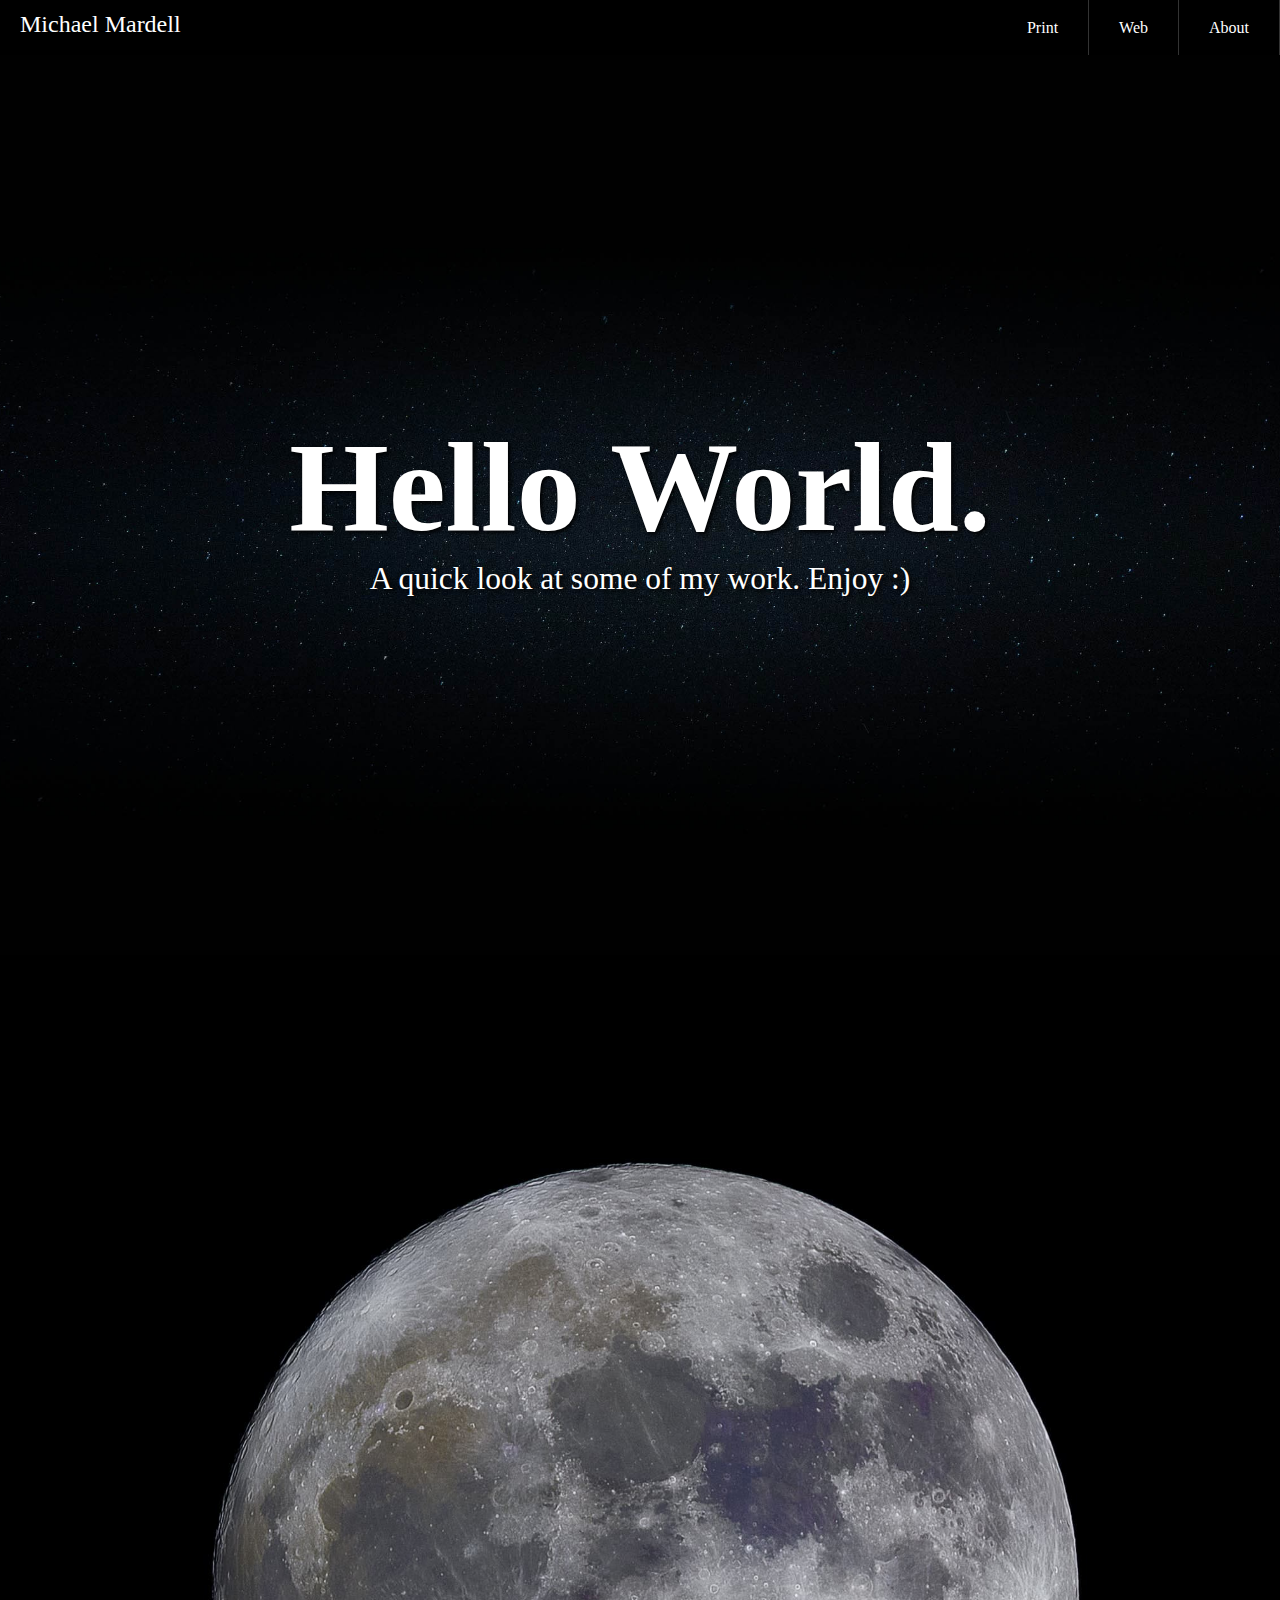
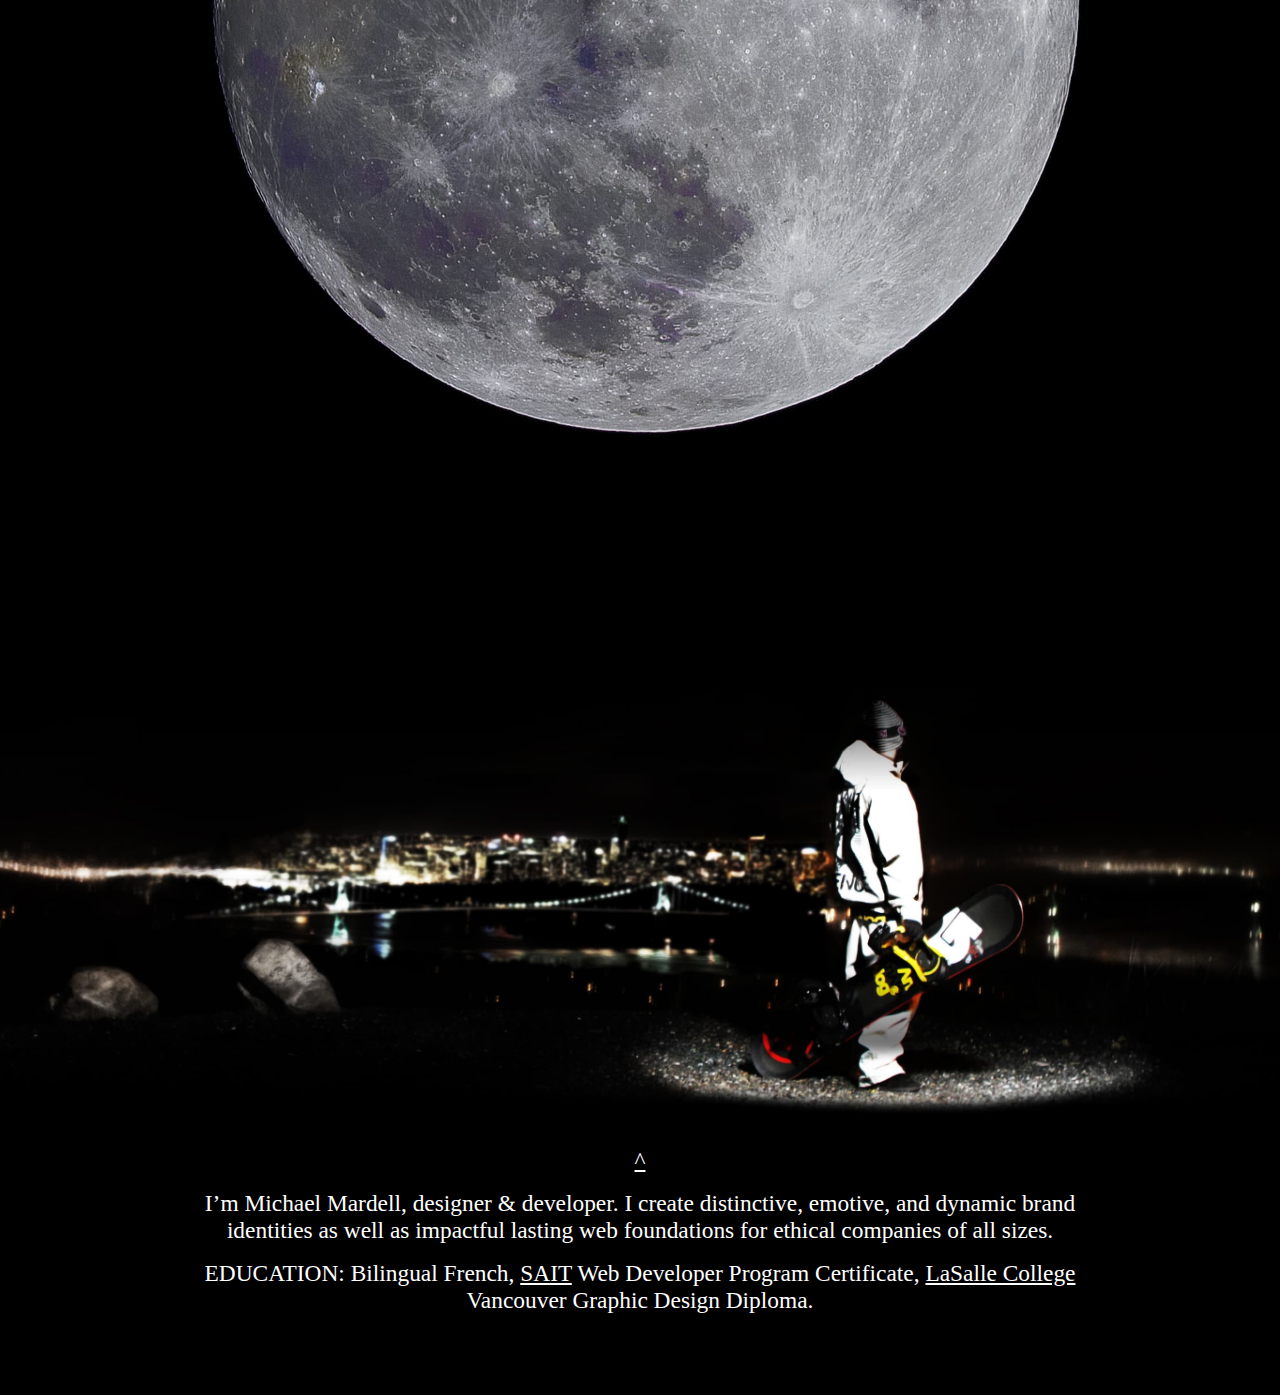
<file: index.html>
<!DOCTYPE html>
<html lang="en">
<head>
  <meta charset="UTF-8">
  <meta name="viewport" content="width=device-width, initial-scale=1.0">
  <title>Hire Michael Mardell – Home</title>
  <link rel="stylesheet" href="css/main.css"/>
  <link rel="stylesheet" href="https://aggressiveperfector.github.io/assets/fonts/open-sans_ubuntu.css">
  <link rel="stylesheet" href="https://use.fontawesome.com/releases/v5.14.0/css/all.css" integrity="sha384-HzLeBuhoNPvSl5KYnjx0BT+WB0QEEqLprO+NBkkk5gbc67FTaL7XIGa2w1L0Xbgc" crossorigin="anonymous">
<!-- Global site tag (gtag.js) - Google Analytics -->
<script async src="https://www.googletagmanager.com/gtag/js?id=G-PXPLX57GBV"></script>
<script>
  window.dataLayer = window.dataLayer || [];
  function gtag(){dataLayer.push(arguments);}
  gtag('js', new Date());

  gtag('config', 'G-PXPLX57GBV');
</script>
</head>
<body>
  <div class="container"> <!-- container -->
    <!-- start navigation -->
    <div class="menu-wrapper">
      <header class="header">
        <a href="#" class="logo" id="top">Michael Mardell</a>
          <input class="menu-btn" type="checkbox" id="menu-btn" />
          <label class="menu-icon" for="menu-btn"><span class="navicon"></span></label>
          <ul class="menu">
            <li><a href="print.html">Print</a></li>
            <li><a href="#" title="Coming Soon..">Web</a></li>
            <li><a href="#about">About</a></li>
          </ul>
      </header>
    </div>
    <!-- end navigation -->
    <main>
      <div class="hero"> 
        <a class="hero-headline" href="#about"><h1 class="hero-headline">Hello World.</h1></a>
        <p class="hero-subhead">A quick look at some of my work. Enjoy 
          <a href="images/noobs.jpg" class="hero-subhead" target="_blank">:)</a></p>
      </div>
        
      <div class="about">
        <img src="images/about-1.jpg" class="hue" alt="A photo of the moon">
        <img src="images/about-2.jpg" alt="A photo of Michael">
        <p class="about-copy"><a href="#top" class="about-copy" title="back to top">^</a></p>
        <p class="about-copy">I’m Michael Mardell, designer & developer. I create distinctive, emotive, and dynamic brand identities as well as impactful lasting web foundations for ethical companies of all sizes.</p>
        
        <p class="about-copy">EDUCATION: Bilingual French, <a href="https://www.sait.ca/programs-and-courses/certificates/web-developer" class="about-copy" target="_blank">SAIT</a> Web Developer Program Certificate, <a href="https://www.lasallecollegevancouver.com/graphic-design-school/graphic-design-diploma" class="about-copy" target="_blank">LaSalle College</a> Vancouver Graphic Design Diploma.</p>
      </div>
    </main>
    <footer id="about">
      <ul class="icons">
        <li>
          <a href="https://github.com/aggressiveperfector" target="_blank"><i class="fab fa-github" title="GitHub"></i></a>
        </li>
        <li>
          <a href="https://codepen.io/aggressiveperfector" target="_blank"><i class="fab fa-codepen" title="Codepen"></i></a>
        </li>
        <li>
          <a href="https://www.linkedin.com/in/michael-mardell-706a2555/" target="_blank"><i class="fab fa-linkedin" title="LinkedIn"></i></a>
        </li>
        <li>
          <a href="https://michaelmardell.wordpress.com/" target="_blank"><i class="fab fa-wordpress" title="WordPress"></i></a>
        </li>
        <li>
          <a href="http://michaelmardell.com/m-mardell-screen-res-portfolio.pdf" target="_blank"><i class="fas fa-bolt" title="Download Portfolio"></i></a>
        </li>
      </ul>
    </footer>
  </div> <!-- /container -->
</body>
</html>
</file>
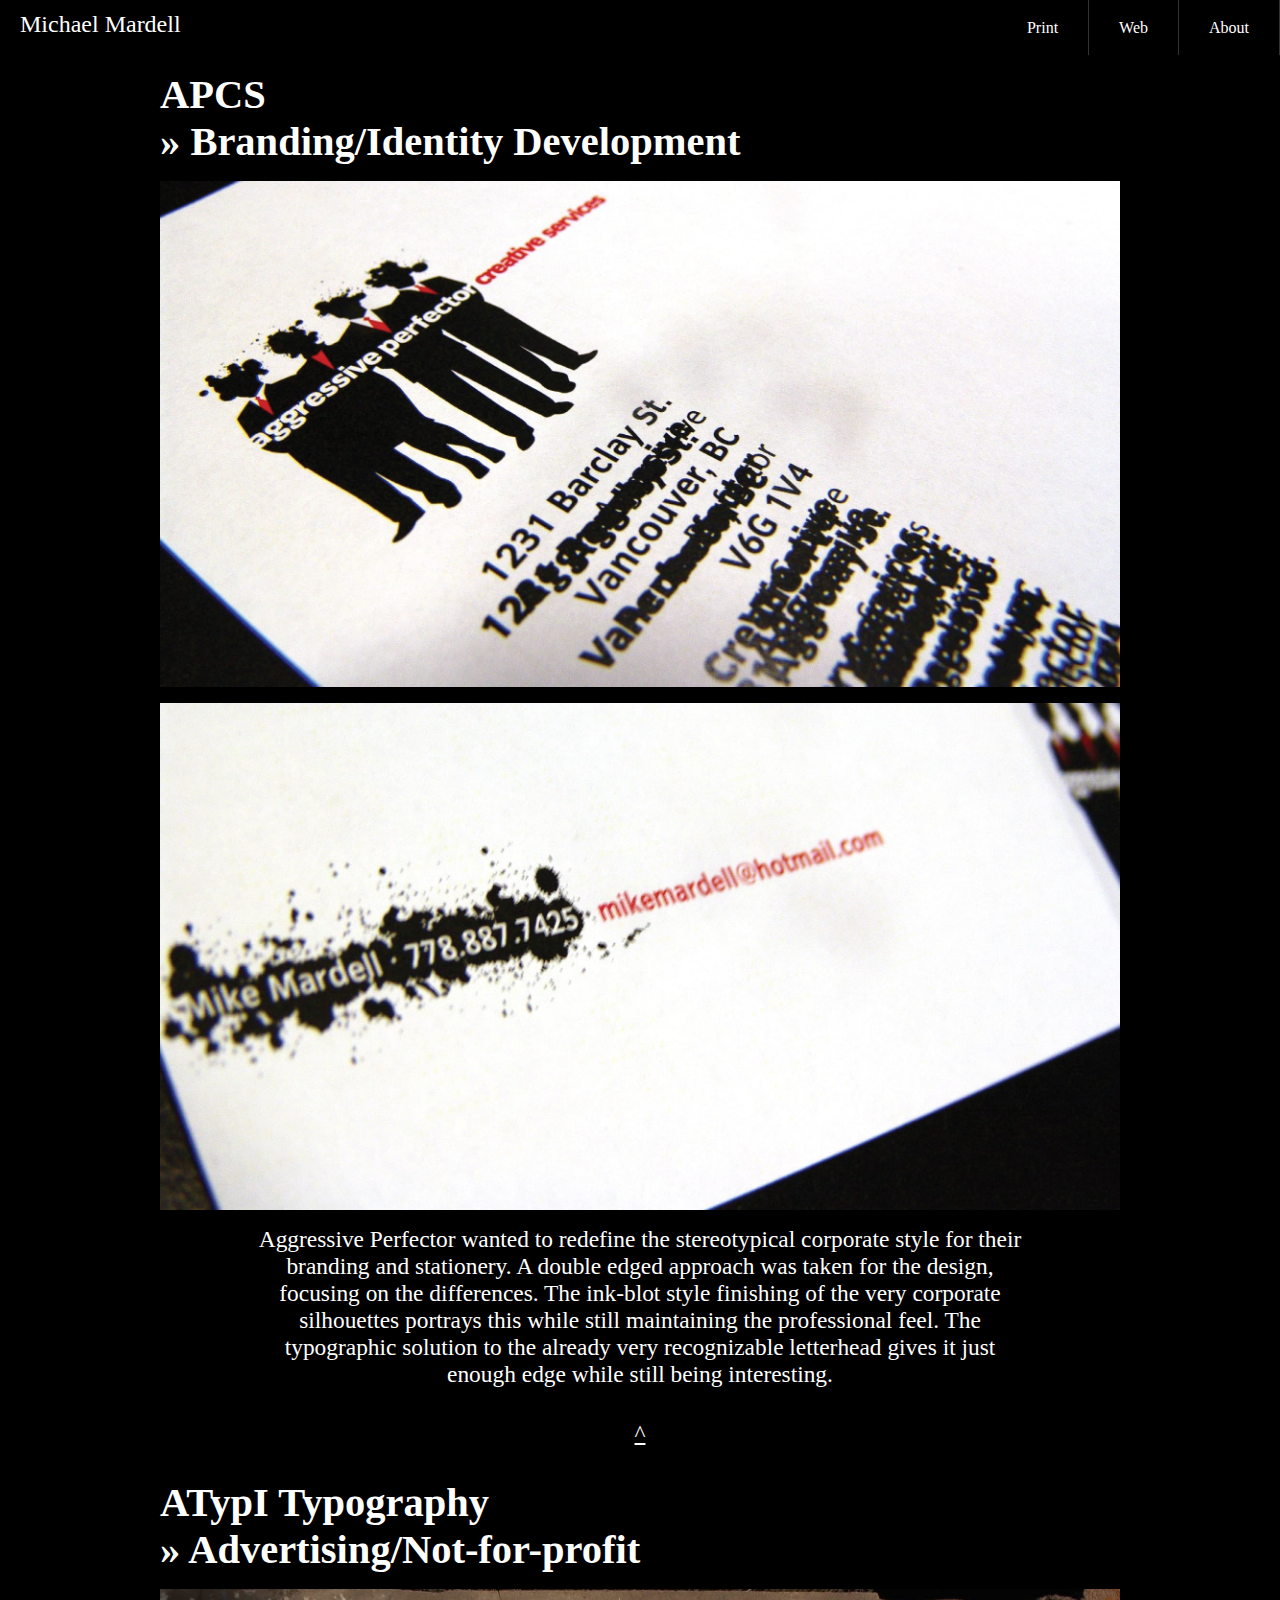
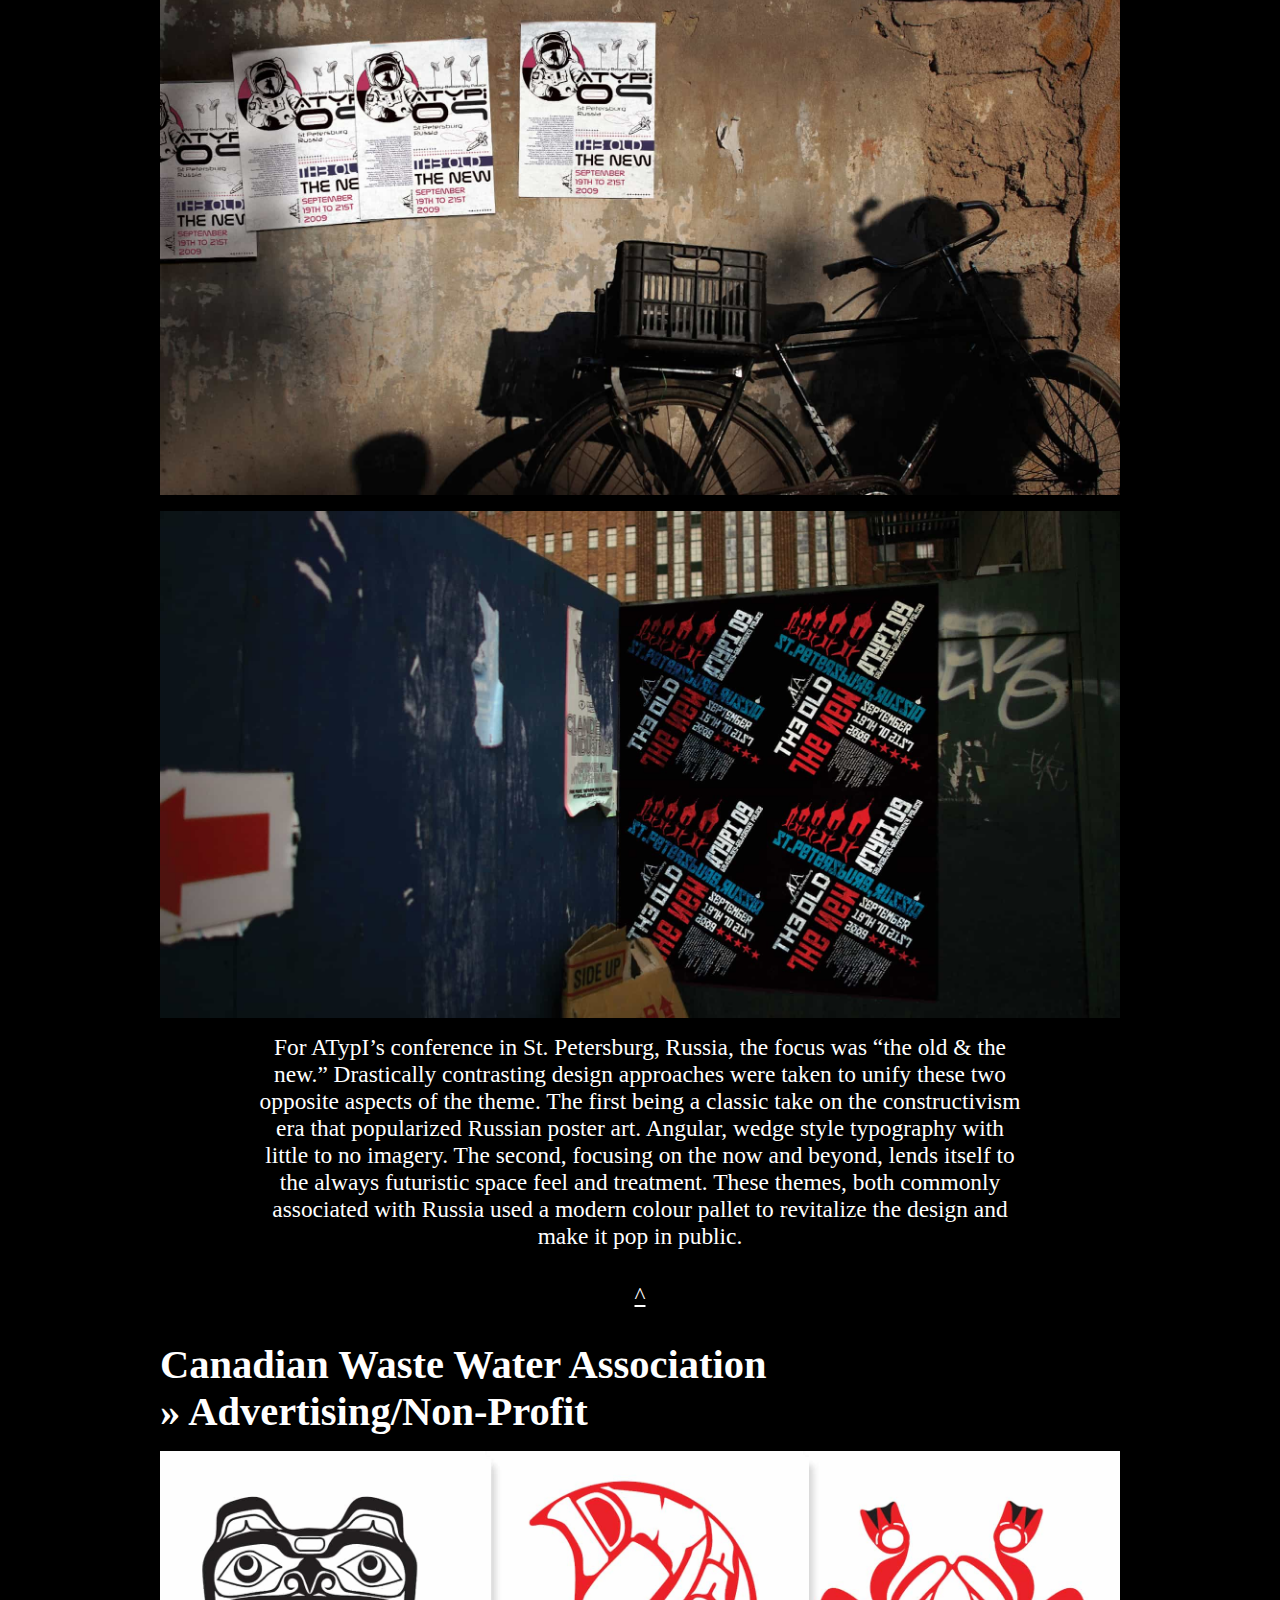
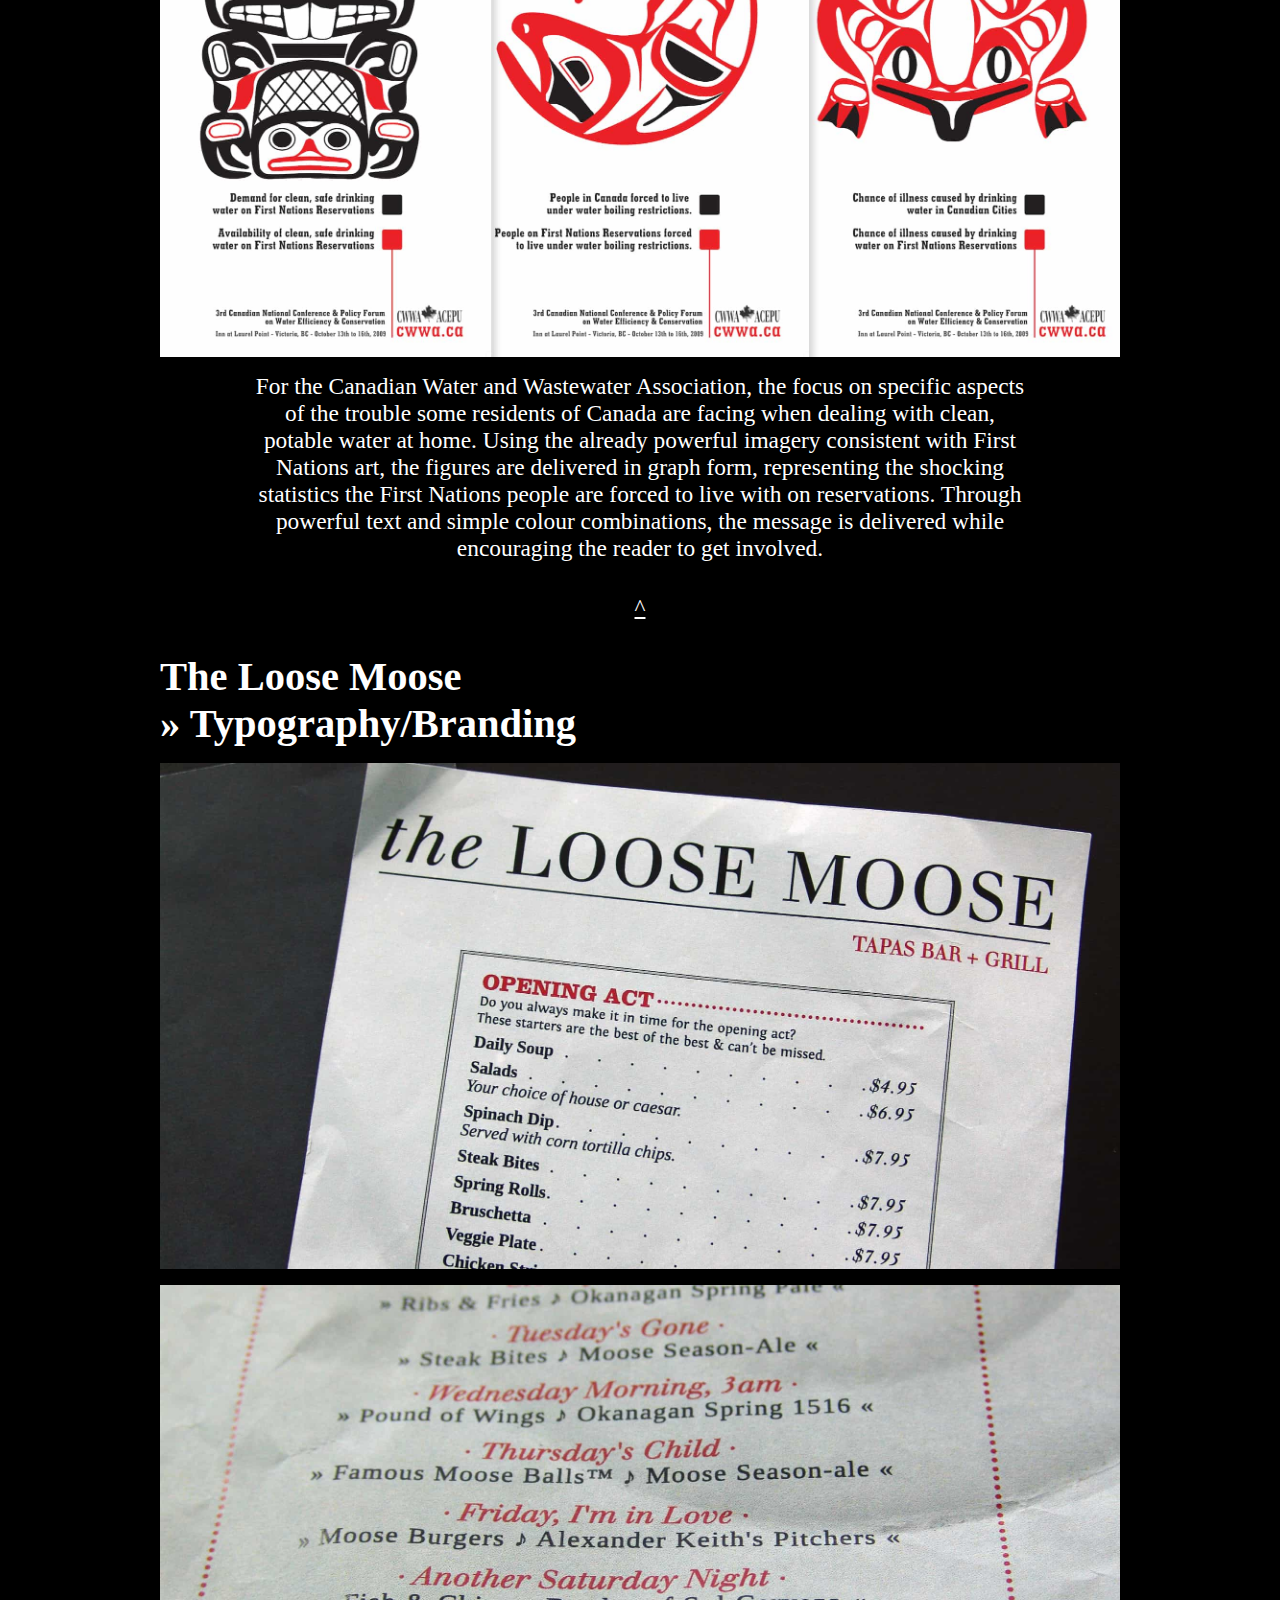
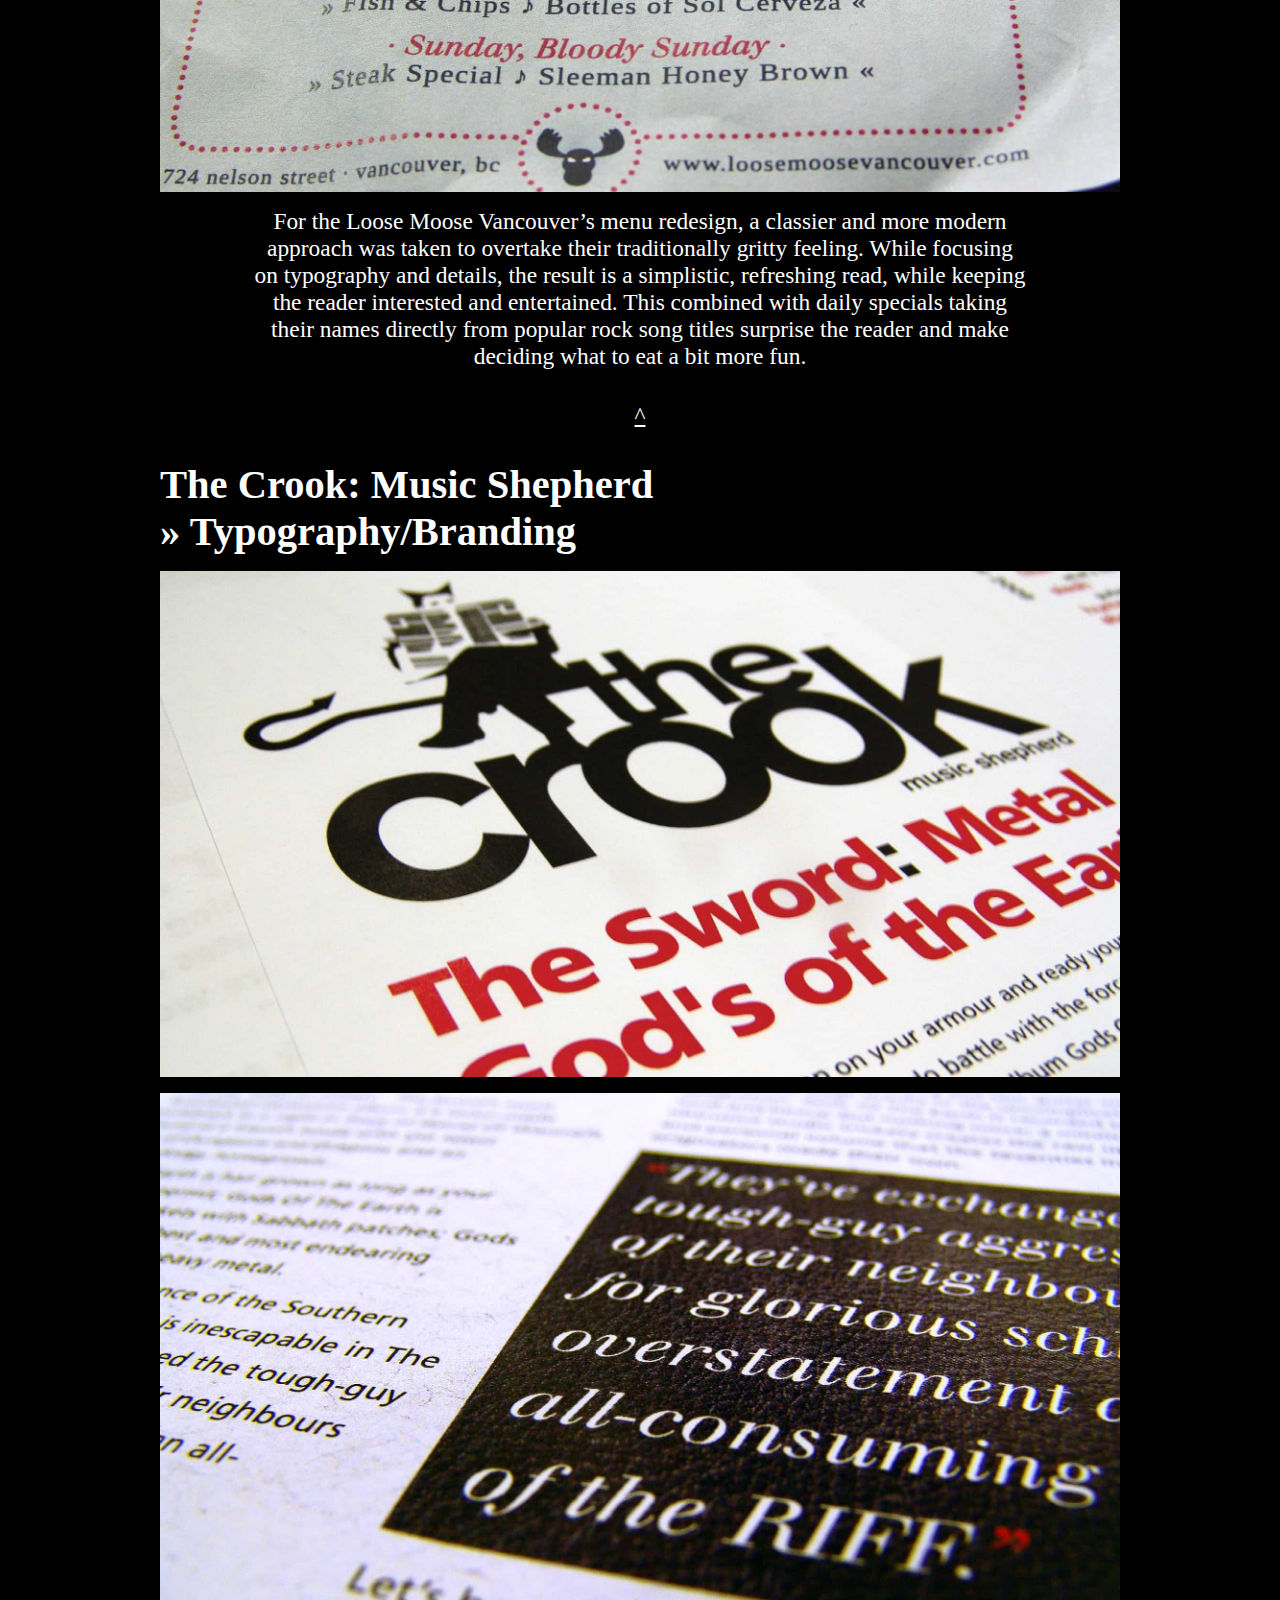
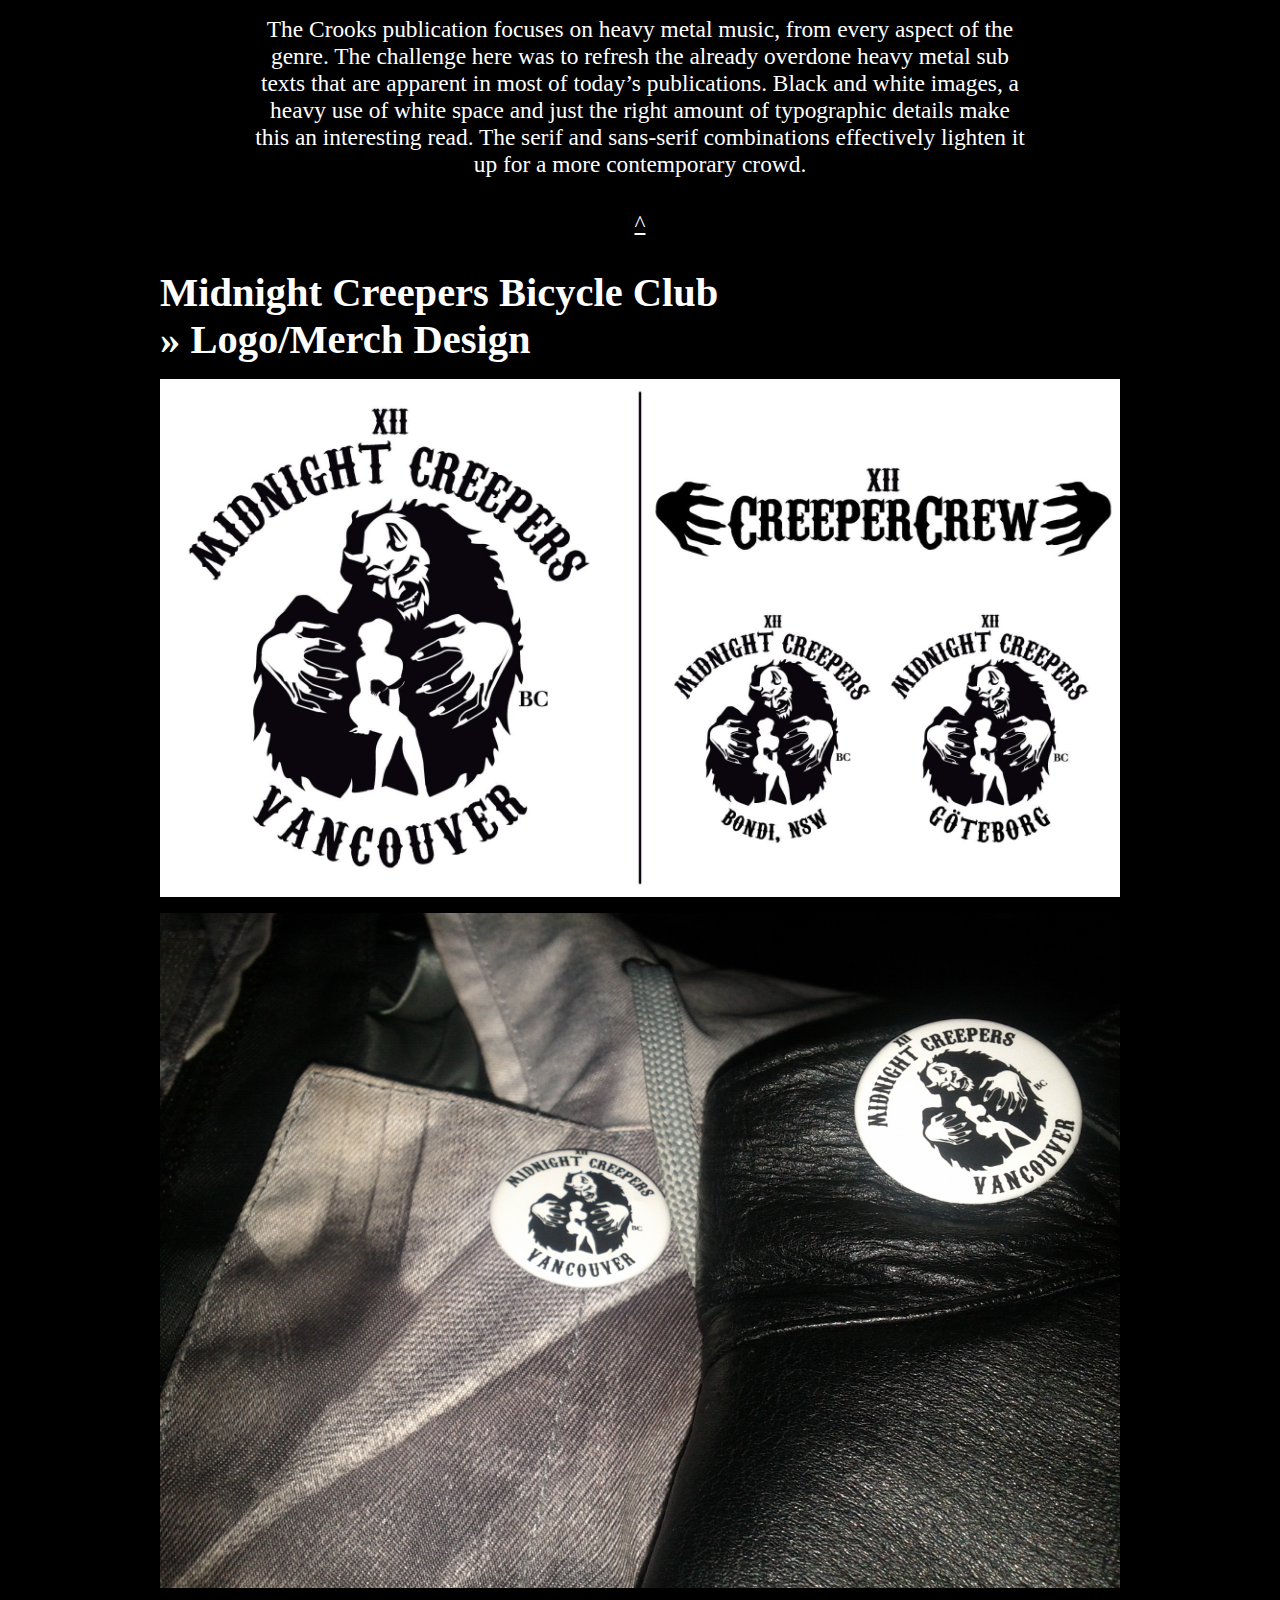
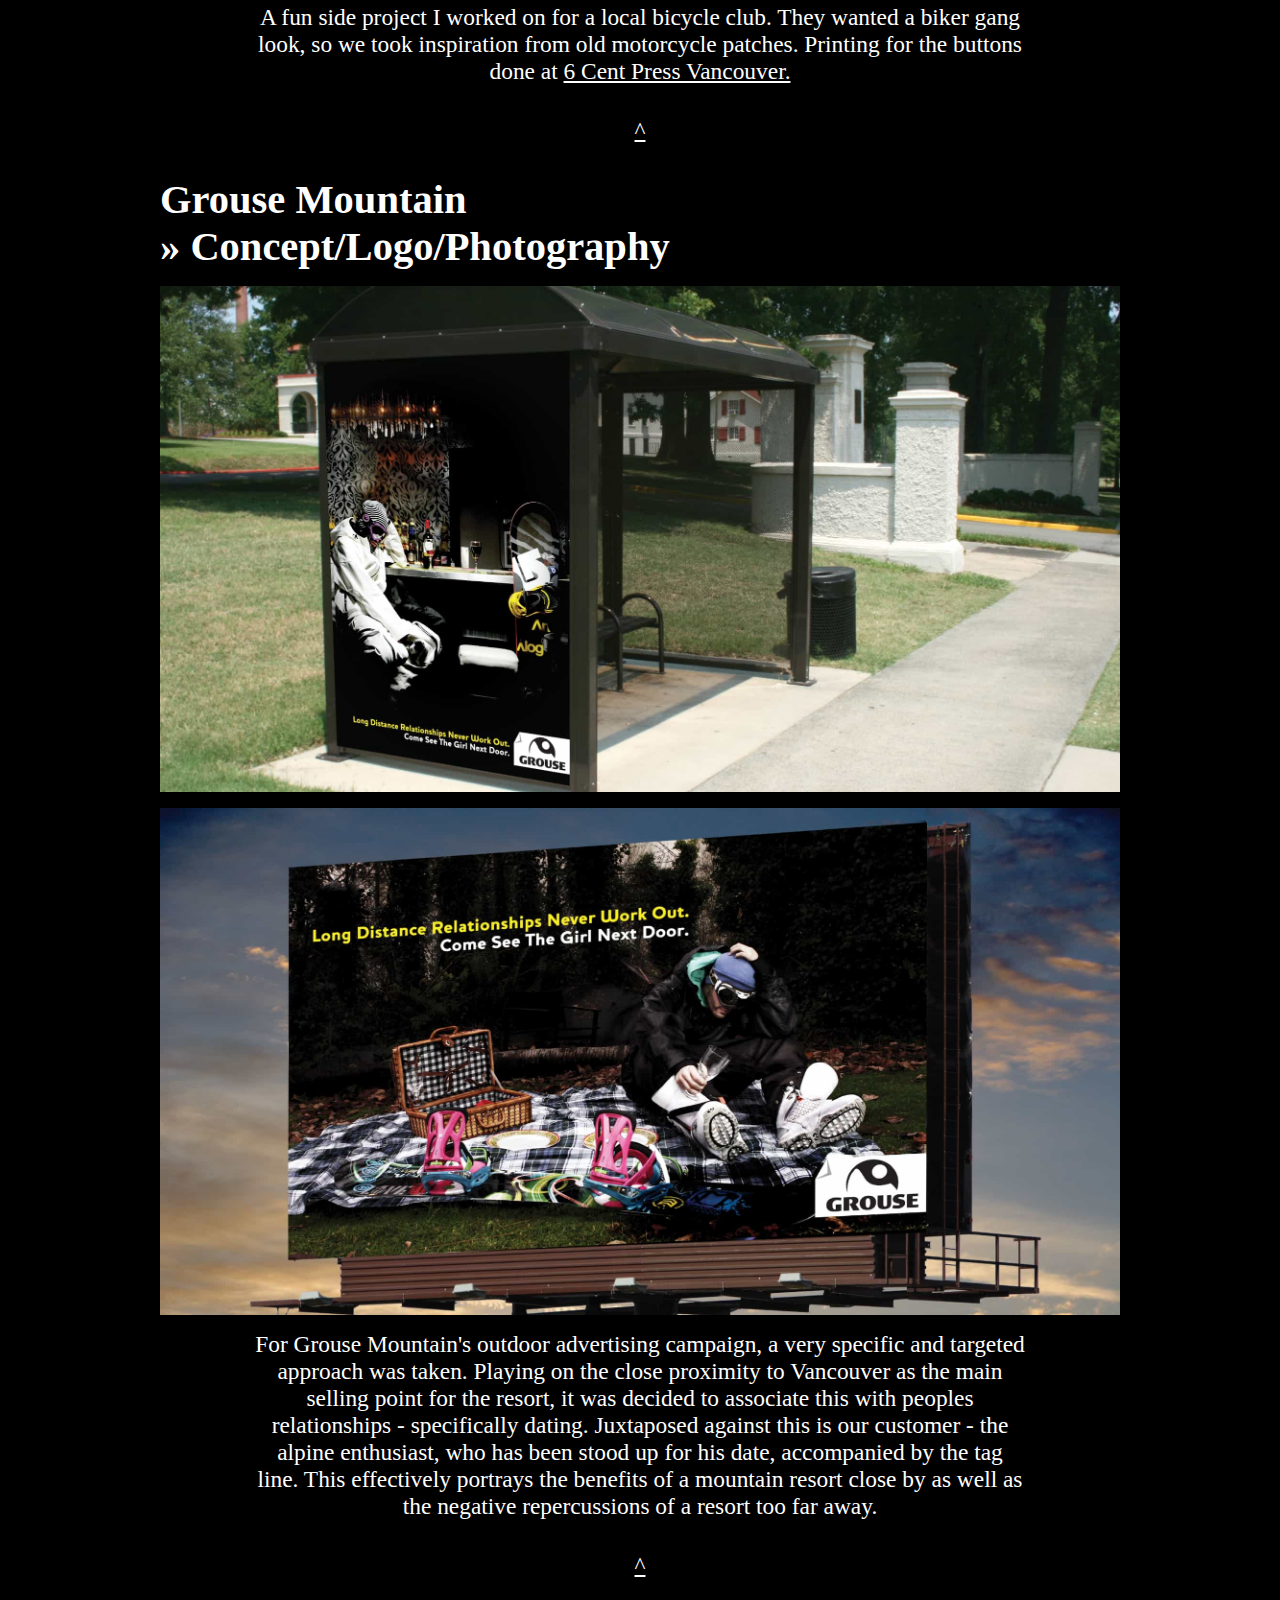
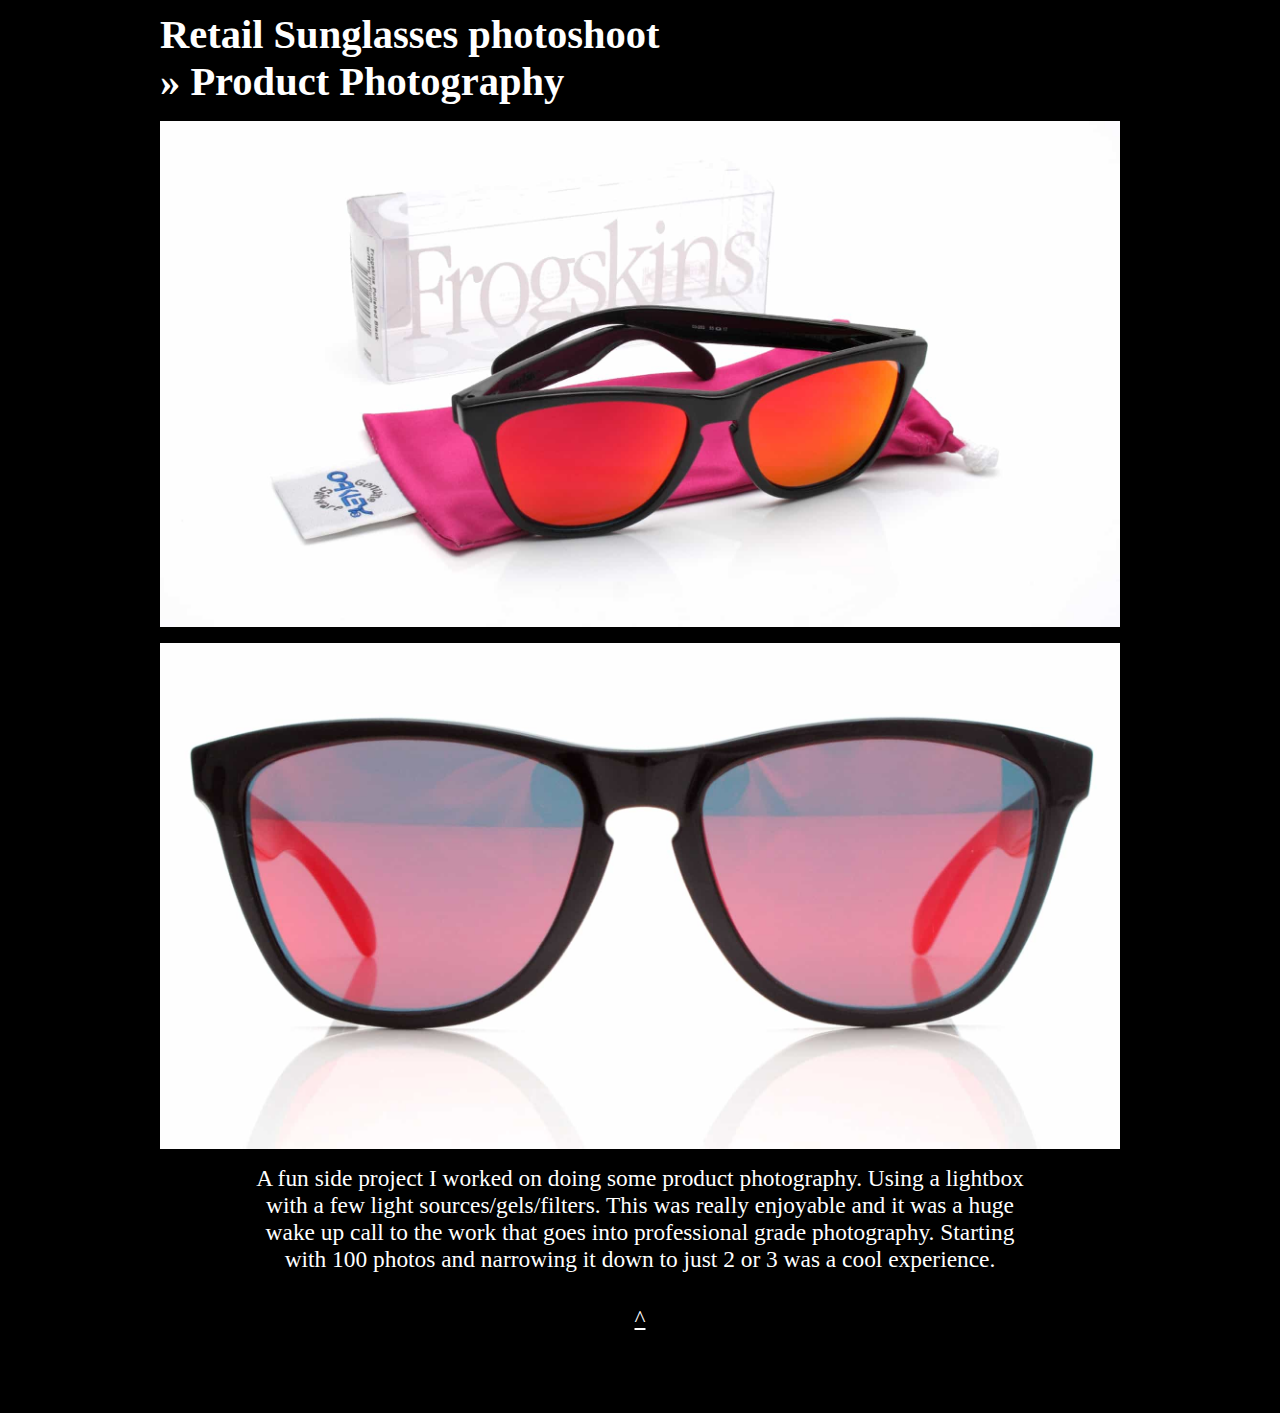
<file: print.html>
<!DOCTYPE html>
<html lang="en">
<head>
  <meta charset="UTF-8">
  <meta name="viewport" content="width=device-width, initial-scale=1.0">
  <title>Hire Michael Mardell – Print</title>
  <link rel="stylesheet" href="css/main.css"/>
  <link rel="stylesheet" href="https://aggressiveperfector.github.io/assets/fonts/open-sans_ubuntu.css">
  <link rel="stylesheet" href="https://use.fontawesome.com/releases/v5.14.0/css/all.css" integrity="sha384-HzLeBuhoNPvSl5KYnjx0BT+WB0QEEqLprO+NBkkk5gbc67FTaL7XIGa2w1L0Xbgc" crossorigin="anonymous">
<!-- Global site tag (gtag.js) - Google Analytics -->
<script async src="https://www.googletagmanager.com/gtag/js?id=G-PXPLX57GBV"></script>
<script>
  window.dataLayer = window.dataLayer || [];
  function gtag(){dataLayer.push(arguments);}
  gtag('js', new Date());

  gtag('config', 'G-PXPLX57GBV');
</script>
</head>
<body>
  <div class="container"> <!-- container -->
    <!-- start navigation -->
    <div class="menu-wrapper">
      <header class="header">
        <a href="index.html" class="logo" id="top">Michael Mardell</a>
          <input class="menu-btn" type="checkbox" id="menu-btn" />
          <label class="menu-icon" for="menu-btn"><span class="navicon"></span></label>
          <ul class="menu">
            <li><a href="print.html">Print</a></li>
            <li><a href="#" title="Coming Soon..">Web</a></li>
            <li><a href="index.html#about">About</a></li>
          </ul>
      </header>
    </div>
    <!-- end navigation -->
    <main>
      <div class="print">
        <h2 class="print-title">APCS<br>
          » Branding/Identity Development</h2>
        <div class="print-section"> <!-- print section -->
          <img src="images/print/apcs-1.jpg" alt="A photo of a logo">
          <img src="images/print/apcs-2.jpg" alt="A photo of letterhead">

        </div><!-- /print section -->
        <p class="print-copy">Aggressive Perfector wanted to redefine the stereotypical corporate style for their branding and stationery. A double edged approach was taken for the design, focusing on the differences. The ink-blot style finishing of the very corporate silhouettes portrays this while still maintaining the professional feel. The typographic solution to the already very recognizable letterhead gives it just enough edge while still being interesting.</p>

        <p class="about-copy"><a href="#top" class="about-copy" title="back to top">^</a></p>

        <h2 class="print-title">ATypI Typography<br>
          » Advertising/Not-for-profit</h2>
        <div class="print-section"> <!-- print section -->
          <img src="images/print/atypi-1.jpg" alt="A photo of atypi posters">
          <img src="images/print/atypi-2.jpg" alt="A photo of atypi posters">

        </div><!-- /print section -->
        <p class="print-copy">For ATypI’s conference in St. Petersburg, Russia, the focus was “the old & the new.” Drastically contrasting design approaches were taken to unify these two opposite aspects of the theme. The first being a classic take on the constructivism era that popularized Russian poster art. Angular, wedge style typography with little to no imagery. The second, focusing on the now and beyond, lends itself to the always futuristic space feel and treatment. These themes, both commonly associated with Russia used a modern colour pallet to revitalize the design and make it pop in public. </p>

        <p class="about-copy"><a href="#top" class="about-copy" title="back to top">^</a></p>

        <h2 class="print-title">Canadian Waste Water Association<br>
          » Advertising/Non-Profit</h2>
        <div class="print-section"> <!-- print section -->
          <img src="images/print/cwwa-1.jpg" alt="A photo of CWWA posters">

        </div><!-- /print section -->
        <p class="print-copy">For the Canadian Water and Wastewater Association, the focus on specific aspects of the trouble some residents of Canada are facing when dealing with clean, potable water at home. Using the already powerful imagery consistent with First Nations art, the figures are delivered in graph form, representing the shocking statistics the First  Nations people are forced to live with on reservations. Through powerful text and simple colour combinations, the message is delivered while encouraging the reader to get involved.</p>

        <p class="about-copy"><a href="#top" class="about-copy" title="back to top">^</a></p>

        <h2 class="print-title">The Loose Moose<br>
          » Typography/Branding</h2>
        <div class="print-section"> <!-- print section -->
          <img src="images/print/moose-1.jpg" alt="A photo of restaurant menus">
          <img src="images/print/moose-2.jpg" alt="A photo of restaurant menus">
        </div><!-- /print section -->
        <p class="print-copy">For the Loose Moose Vancouver’s menu redesign, a classier and more modern approach was taken to overtake their traditionally gritty feeling. While focusing on typography and details, the result is a simplistic, refreshing read, while keeping the reader interested and entertained. This combined with daily specials taking their names directly from popular rock song titles surprise the reader and make deciding what to eat a bit more fun.</p>

        <p class="about-copy"><a href="#top" class="about-copy" title="back to top">^</a></p>

        <h2 class="print-title">The Crook: Music Shepherd<br>
          » Typography/Branding</h2>
        <div class="print-section"> <!-- print section -->
          <img src="images/print/crook-1.jpg" alt="A photo of a newsletter">
          <img src="images/print/crook-2.jpg" alt="A photo of a newsletter">
        </div><!-- /print section -->
        <p class="print-copy">The Crooks publication focuses on heavy metal music, from every aspect of the genre. The challenge here was to refresh the already overdone heavy metal sub texts that are apparent in most of today’s publications. Black and white images, a heavy use of white space and just the right amount of typographic details make this an interesting read. The serif and sans-serif combinations effectively lighten it up for a more contemporary crowd.</p>

        <p class="about-copy"><a href="#top" class="about-copy" title="back to top">^</a></p>

        <h2 class="print-title">Midnight Creepers Bicycle Club<br>
          » Logo/Merch Design</h2>
        <div class="print-section"> <!-- print section -->
          <img src="images/print/mcbc-1.jpg" alt="A photo of mcbc logos">
          <img src="images/print/mcbc-2.jpg" alt="A photo of mcbc buttons on jackets">
        </div><!-- /print section -->
        <p class="print-copy">A fun side project I worked on for a local bicycle club. They wanted a biker gang look, so we took inspiration from old motorcycle patches. Printing for the buttons done at <a href="https://www.sixcentpress.com/blog/2010/05/05/midnight-creepers/" class="print-copy" target="_blank" alt="a photo of some buttons">6 Cent Press Vancouver.</a></p>

        <p class="about-copy"><a href="#top" class="about-copy" title="back to top">^</a></p>

        <h2 class="print-title">Grouse Mountain<br>
          » Concept/Logo/Photography</h2>
        <div class="print-section"> <!-- print section -->
          <img src="images/print/grouse-2.jpg" alt="A photo of an ad">
          <img src="images/print/grouse-3.jpg" alt="A photo of an ad">
        </div><!-- /print section -->
        <p class="print-copy">For Grouse Mountain's outdoor advertising campaign, a very specific and targeted approach was taken. Playing on the close proximity to Vancouver as the main selling point for the resort, it was decided to associate this with peoples relationships - specifically dating. Juxtaposed against this is our customer - the alpine enthusiast, who has been stood up for his date, accompanied by the tag line. This effectively portrays the benefits of a mountain resort close by as well as the negative repercussions of a resort too far away.</p>

        <p class="about-copy"><a href="#top" class="about-copy" title="back to top">^</a></p>

        <h2 class="print-title">Retail Sunglasses photoshoot<br>
          » Product Photography</h2>
        <div class="print-section"> <!-- print section -->
          <img src="images/print/oakley-1.jpg" alt="A photo of sunglasses">
          <img src="images/print/oakley-2.jpg" alt="A photo of sunglasses">
        </div><!-- /print section -->
        <p class="print-copy">A fun side project I worked on doing some product photography. Using a lightbox with a few light sources/gels/filters. This was really enjoyable and it was a huge wake up call to the work that goes into professional grade photography. Starting with 100 photos and narrowing it down to just 2 or 3 was a cool experience.</p>

        <p class="about-copy"><a href="#top" class="about-copy" title="back to top">^</a></p>

      </div>
    </main>
    <footer>
      <ul class="icons">
        <li>
          <a href="https://github.com/aggressiveperfector" target="_blank"><i class="fab fa-github" title="GitHub"></i></a>
        </li>
        <li>
          <a href="https://codepen.io/aggressiveperfector" target="_blank"><i class="fab fa-codepen" title="Codepen"></i></a>
        </li>
        <li>
          <a href="https://www.linkedin.com/in/michael-mardell-706a2555/" target="_blank"><i class="fab fa-linkedin" title="LinkedIn"></i></a>
        </li>
        <li>
          <a href="https://michaelmardell.wordpress.com/" target="_blank"><i class="fab fa-wordpress" title="WordPress"></i></a>
        </li>
        <li>
          <a href="http://michaelmardell.com/m-mardell-screen-res-portfolio.pdf" target="_blank"><i class="fas fa-bolt" title="Download Portfolio"></i></a>
        </li>
      </ul>
    </footer>
  </div> <!-- /container -->
</body>
</html>
</file>
<file: css/main.css>
body {
  background-color: black;
}

.container {
  display: flex;
  flex-direction: column;
  
  min-height: 100vh;
}

main {
  flex: 1;
}

/* homepage */
.hero {
  display: flex;
  flex-direction: column;

  background-image: url("../images/landing.jpg");
  background-repeat: no-repeat;
  background-size: cover;
  background-position: center;

  text-align: center;
  margin: auto;
  min-width: 100%;
  min-height: 100vh;
}

.hero-headline, .hero-headline a {
  font-size: 10vmax;
	color: white;
  text-shadow: 2px 2px 4px black;
  text-decoration: none;
  margin: auto auto 0 auto;
}

.hero-subhead, .hero-subhead a {
  font-size: 3.5vmin;
  color: white;
  text-shadow: 2px 2px 4px black;
  text-decoration: none;
  outline: none;

  margin: 0 auto auto auto;
  max-width: 80vw;
}

.about {
  background-color: black;
}

.about-copy, .about-copy a {
  font-size: 2.6vmin;
  color: white;
  text-align: center;
  outline: none;

  width: 80ch;
  max-width: 80vw;
  margin: 1rem auto;
}

.about img {
  width: 100%;
}

/* moon filter */
.hue {
  -webkit-animation: hue 3s infinite;
}

@-webkit-keyframes hue {
  0%, 100%  { -webkit-filter: hue-rotate(0deg); }
  50% { -webkit-filter: hue-rotate(180deg); }
}

/* print */
.print {
  display: flex;
  flex-direction: column;

  margin: auto;

  background-image: linear-gradient(180deg, black 20%, black 80%);
}

.print-section {
  display: grid;
  grid-template-columns: repeat(auto-fill, 1fr);

  margin: 0;
  grid-gap: 1rem;
  justify-content: center;
}

.print-title {
  font-size: 4.5vmin;
  color: white;
  text-align: left;
  outline: none;

  width: 80ch;
  max-width: 75vw;
  margin: 1rem auto;
}

.print-copy {
  font-size: 2.6vmin;
  color: white;
  text-align: center;
  outline: none;

  width: 66ch;
  max-width: 75vw;
  margin: 1rem auto;
}

.print img {
  display: inline-block;
  width: 75vw;
  height: auto;
  max-height: 75vh;
  
  margin: auto;
}

 /* footer */
footer {
  display: flex;
  justify-content: space-evenly;
  align-content: space-between;
  color: white;
  
  padding: 1rem;
}

.icons {
  padding: 0;
  list-style-type: none;
}

.icons li, .icons a {
	display: inline;
  text-decoration: none;
  font-size: 1.8rem;
  color:white;
  padding: .2rem;
}

.icons a:hover {
  color: yellow;
}

/* hamburger nav menu starts*/
/* header */
.header {
  background-color: black;
  box-shadow: 1px 1px 4px 0 rgba(0,0,0,.1);
  position: relative;
  width: 100%;
  z-index: 3;
}

.header ul {
  margin: 0;
  padding: 0;
  list-style: none;
  overflow: hidden;
}

.header li a {
  display: block;
  color: #414141;
  padding: 20px 20px;
  text-decoration: none;
}

.header li a:hover,
.header .menu-btn:hover {
  background-color:grey;
}

.header .logo {
  color: #fff;
  display: block;
  float: left;
  font-size: 1.5em;
  padding: 12px 20px;
  text-decoration: none;
}

/* menu */
.header .menu {
  clear: both;
  max-height: 0;
  transition: max-height .2s ease-out;
}

/* menu icon */
.header .menu-icon {
  cursor: pointer;
  display: inline-block;
  float: right;
  padding: 28px 20px;
  position: relative;
  user-select: none;
}

.header .menu-icon .navicon {
  background: #fff;
  display: block;
  height: 2px;
  position: relative;
  transition: background .2s ease-out;
  width: 18px;
}

.header .menu-icon .navicon:before,
.header .menu-icon .navicon:after {
  background: #fff;
  content: '';
  display: block;
  height: 100%;
  position: absolute;
  transition: all .2s ease-out;
  width: 100%;
}

.header .menu-icon .navicon:before {
  top: 5px;
}

.header .menu-icon .navicon:after {
  top: -5px;
}

/* menu btn */
.header .menu-btn {
  display: none;
}

.header .menu-btn:checked ~ .menu {
  max-height: 340px;
}

.header .menu-btn:checked ~ .menu-icon .navicon {
  background: transparent;
}

.header .menu-btn:checked ~ .menu-icon .navicon:before {
  transform: rotate(-45deg);
}

.header .menu-btn:checked ~ .menu-icon .navicon:after {
  transform: rotate(45deg);
}

.header .menu-btn:checked ~ .menu-icon:not(.steps) .navicon:before,
.header .menu-btn:checked ~ .menu-icon:not(.steps) .navicon:after {
  top: 0;
}

/* responsive */
@media only screen and (max-width: 768px){
    .header ul{
        background-color: #fff;
    }  
    .header li a {
    padding: 15px;
    border-bottom: 1px dotted #ddd;
  
  }
}

@media only screen and (min-width: 768px) {
    .menu-wrapper{
        background: black;
        height: 55px;
        line-height: 55px;
        width: 100%;
    }
  .header li {
    float: left;
  }
    .header .logo{
        line-height: 1;
    }
  .header li a {
    color: #fff;
    padding: 0px 30px;
    border-right: 1px solid rgba(255, 255, 255, 0.2);
  
  }
  .header .menu {
    clear: none;
    float: right;
    max-height: none;
  }
  .header .menu-icon {
    display: none;
  }
}
/* hamburger nav menu ends */

/* resets */
* {
  box-sizing: border-box; 
  margin: 0;
  padding: 0;
}
</file>
